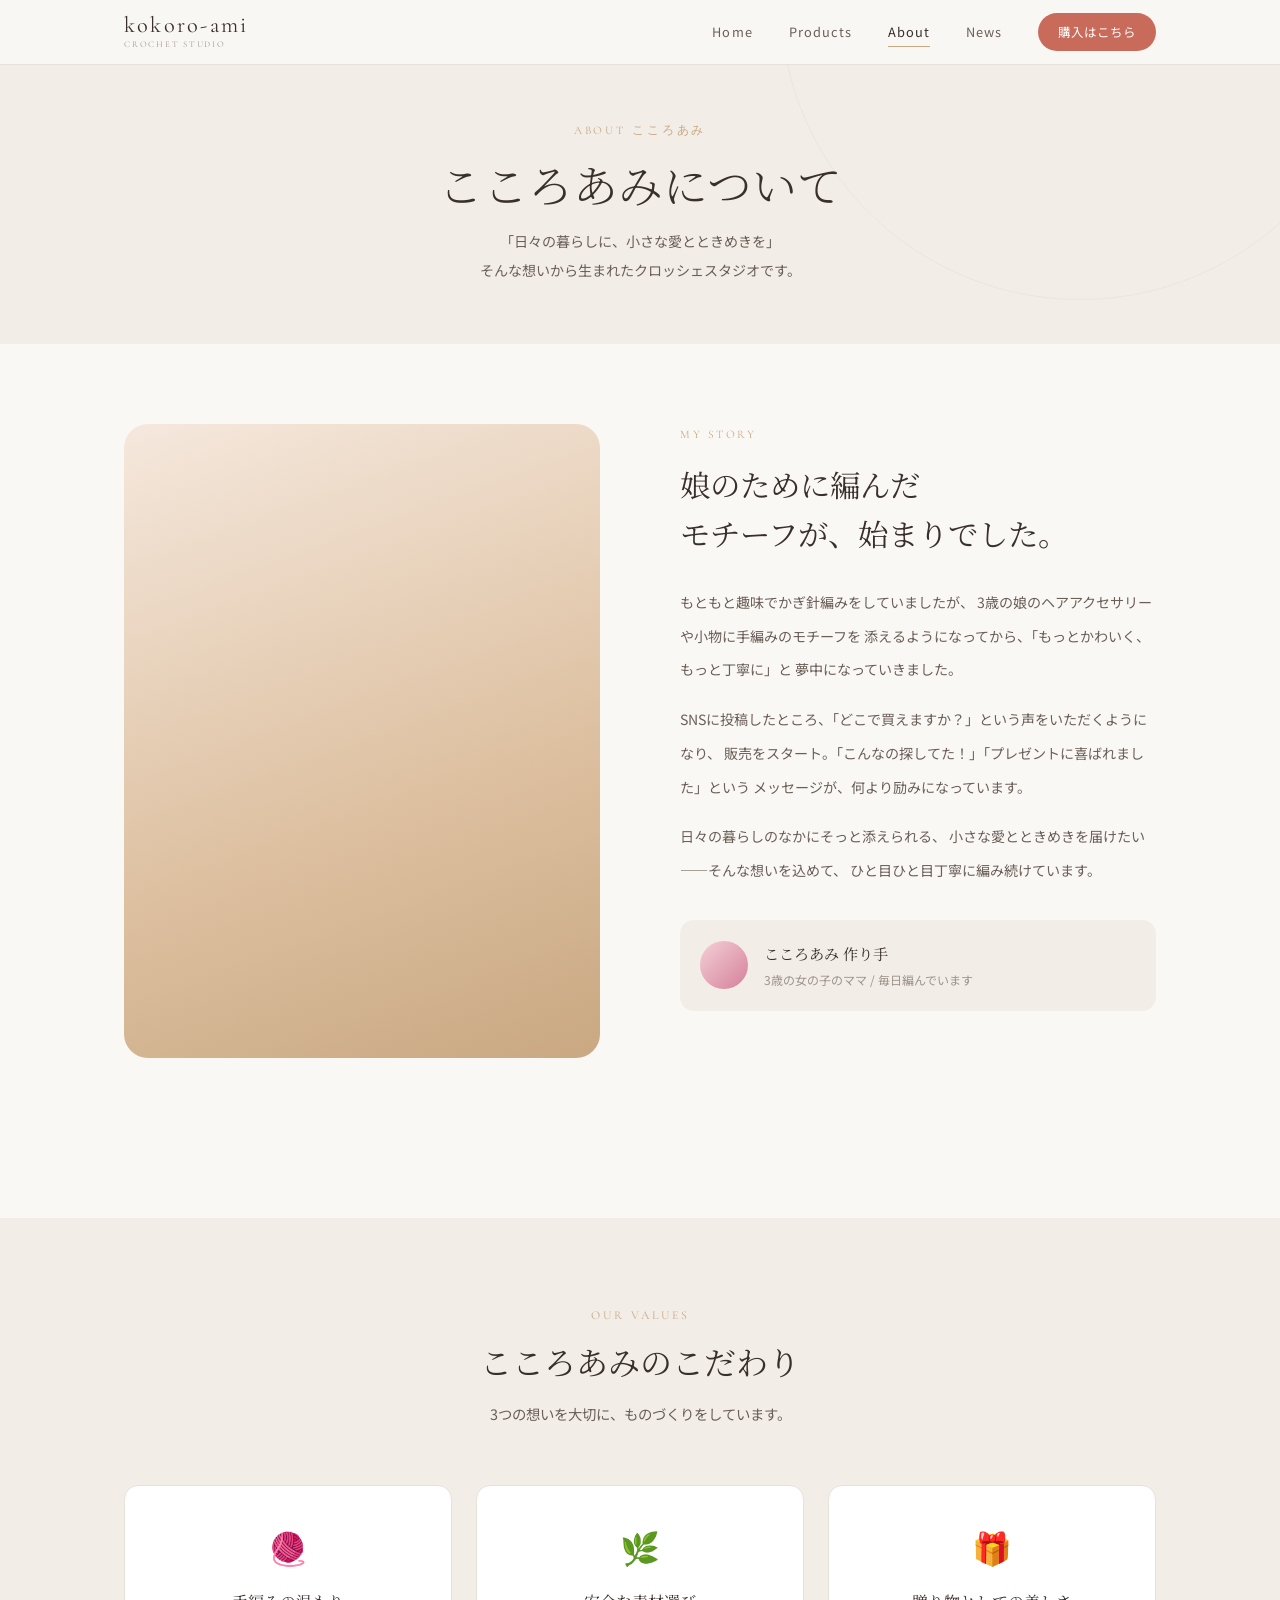
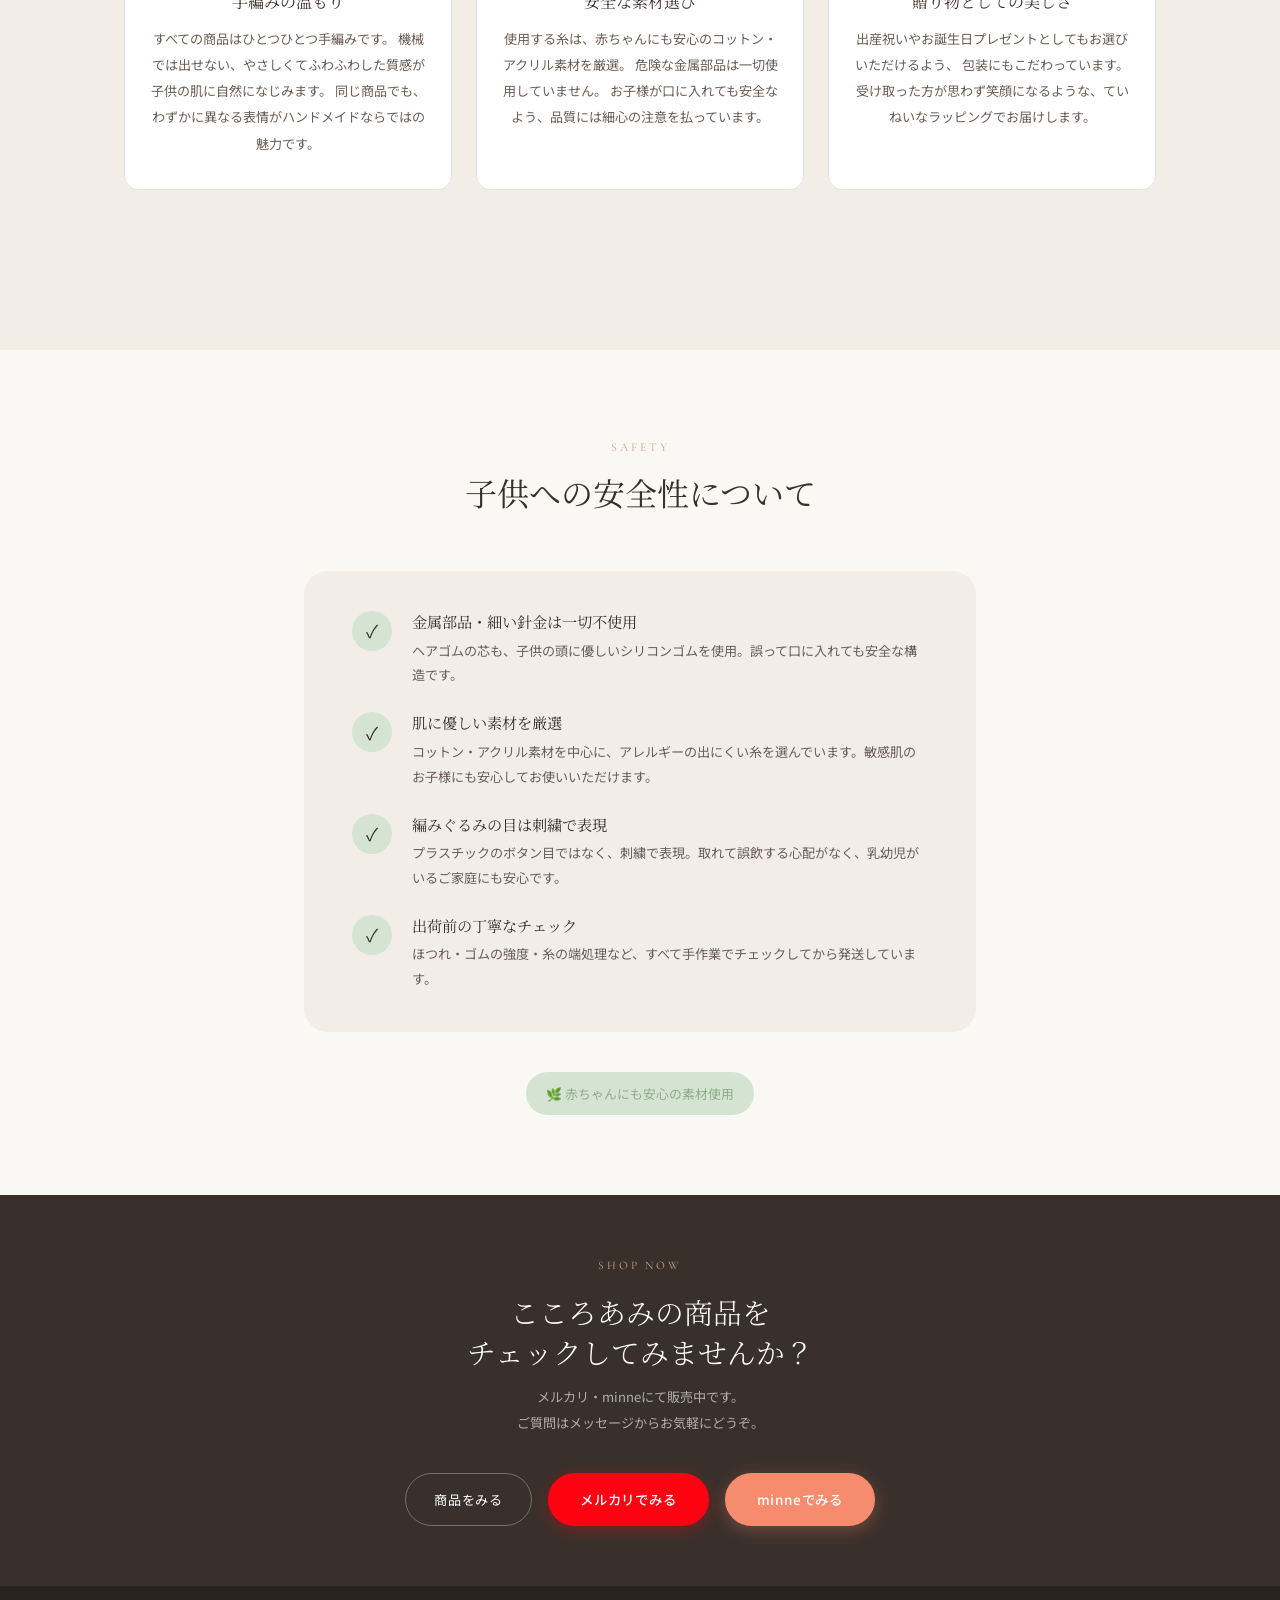
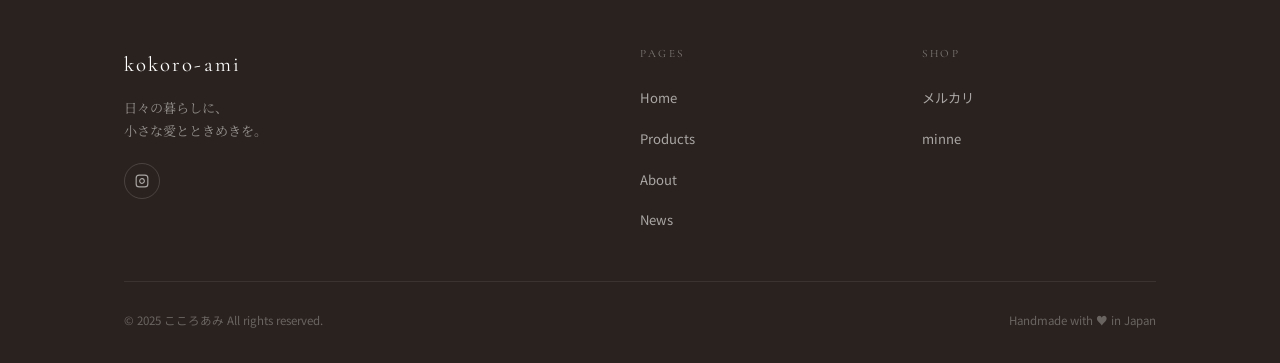
<file: about.html>
<!DOCTYPE html>
<html lang="ja">
<head>
  <meta charset="UTF-8">
  <meta name="viewport" content="width=device-width, initial-scale=1.0">
  <title>About | こころあみ Crochet Studio</title>
  <meta name="description" content="こころあみの作り手について。かぎ針編みへのこだわりと、日々の暮らしへの想いをご紹介します。">
  <link rel="stylesheet" href="css/style.css">
  <link rel="preconnect" href="https://fonts.googleapis.com">
  <link rel="preconnect" href="https://fonts.gstatic.com" crossorigin>
</head>
<body>

  <!-- ========== HEADER ========== -->
  <header class="site-header">
    <div class="container">
      <div class="header-inner">
        <a href="index.html" class="site-logo">
          <span class="en">kokoro-ami</span>
          <span class="site-logo__sub">crochet studio</span>
        </a>
        <nav class="site-nav">
          <a href="index.html"    class="site-nav__link">Home</a>
          <a href="products.html" class="site-nav__link">Products</a>
          <a href="about.html"    class="site-nav__link">About</a>
          <a href="news.html"     class="site-nav__link">News</a>
          <a href="products.html" class="site-nav__cta">購入はこちら</a>
        </nav>
        <button class="hamburger" aria-label="メニュー">
          <span></span><span></span><span></span>
        </button>
      </div>
    </div>
    <nav class="mobile-nav">
      <a href="index.html"    class="mobile-nav__link">Home</a>
      <a href="products.html" class="mobile-nav__link">Products</a>
      <a href="about.html"    class="mobile-nav__link">About</a>
      <a href="news.html"     class="mobile-nav__link">News</a>
      <a href="products.html" class="mobile-nav__cta">商品をみる →</a>
    </nav>
  </header>

  <main>

    <!-- ========== PAGE HERO ========== -->
    <div class="page-hero">
      <p class="page-hero__label">About こころあみ</p>
      <h1 class="page-hero__title">こころあみについて</h1>
      <p class="page-hero__desc">「日々の暮らしに、小さな愛とときめきを」<br>そんな想いから生まれたクロッシェスタジオです。</p>
    </div>

    <!-- ========== STORY ========== -->
    <section class="section">
      <div class="container">
        <div class="about-story">

          <div class="about-story__img fade-in">
            <div class="ph ph-about" style="height:100%;"></div>
            <!-- 💡 改善: 作り手の顔写真を載せると信頼感が大幅にアップします（特に母親ターゲット） -->
          </div>

          <div class="fade-in">
            <p class="about-teaser__label" style="font-family:'Cormorant Garamond',serif;font-size:0.72rem;letter-spacing:0.22em;text-transform:uppercase;color:var(--primary);margin-bottom:16px;">My Story</p>
            <h2 style="font-family:'Noto Serif JP',serif;font-size:clamp(1.4rem,3.5vw,1.9rem);font-weight:400;margin-bottom:28px;line-height:1.6;color:var(--text);">
              娘のために編んだ<br>モチーフが、始まりでした。
            </h2>
            <p style="font-size:0.88rem;color:var(--text-mid);line-height:2.4;margin-bottom:16px;">
              もともと趣味でかぎ針編みをしていましたが、
              3歳の娘のヘアアクセサリーや小物に手編みのモチーフを
              添えるようになってから、「もっとかわいく、もっと丁寧に」と
              夢中になっていきました。
            </p>
            <p style="font-size:0.88rem;color:var(--text-mid);line-height:2.4;margin-bottom:16px;">
              SNSに投稿したところ、「どこで買えますか？」という声をいただくようになり、
              販売をスタート。「こんなの探してた！」「プレゼントに喜ばれました」という
              メッセージが、何より励みになっています。
            </p>
            <p style="font-size:0.88rem;color:var(--text-mid);line-height:2.4;margin-bottom:32px;">
              日々の暮らしのなかにそっと添えられる、
              小さな愛とときめきを届けたい——そんな想いを込めて、
              ひと目ひと目丁寧に編み続けています。
            </p>

            <div style="display:flex;align-items:center;gap:16px;padding:20px;background:var(--bg-alt);border-radius:var(--radius-md);">
              <div style="width:48px;height:48px;border-radius:50%;background:linear-gradient(135deg,#f5d0d8 0%,#d4809a 100%);flex-shrink:0;"></div>
              <div>
                <p style="font-family:'Noto Serif JP',serif;font-size:0.95rem;color:var(--text);">こころあみ 作り手</p>
                <p style="font-size:0.75rem;color:var(--text-light);margin-top:2px;">3歳の女の子のママ / 毎日編んでいます</p>
              </div>
            </div>
          </div>

        </div>
      </div>
    </section>

    <!-- ========== VALUES ========== -->
    <section class="section section--alt">
      <div class="container">
        <div class="section-header fade-in">
          <span class="section-header__label">Our Values</span>
          <h2 class="section-header__title">こころあみのこだわり</h2>
          <p class="section-header__desc">3つの想いを大切に、ものづくりをしています。</p>
        </div>

        <div class="about-values">

          <div class="value-card fade-in">
            <span class="value-card__icon">🧶</span>
            <h3 class="value-card__title">手編みの温もり</h3>
            <p class="value-card__body">
              すべての商品はひとつひとつ手編みです。
              機械では出せない、やさしくてふわふわした質感が
              子供の肌に自然になじみます。
              同じ商品でも、わずかに異なる表情がハンドメイドならではの魅力です。
            </p>
          </div>

          <div class="value-card fade-in">
            <span class="value-card__icon">🌿</span>
            <h3 class="value-card__title">安全な素材選び</h3>
            <p class="value-card__body">
              使用する糸は、赤ちゃんにも安心のコットン・アクリル素材を厳選。
              危険な金属部品は一切使用していません。
              お子様が口に入れても安全なよう、品質には細心の注意を払っています。
            </p>
          </div>

          <div class="value-card fade-in">
            <span class="value-card__icon">🎁</span>
            <h3 class="value-card__title">贈り物としての美しさ</h3>
            <p class="value-card__body">
              出産祝いやお誕生日プレゼントとしてもお選びいただけるよう、
              包装にもこだわっています。
              受け取った方が思わず笑顔になるような、ていねいなラッピングでお届けします。
            </p>
          </div>

        </div>
      </div>
    </section>

    <!-- ========== SAFETY ========== -->
    <section class="section">
      <div class="container container--narrow">
        <div class="section-header fade-in">
          <span class="section-header__label">Safety</span>
          <h2 class="section-header__title">子供への安全性について</h2>
        </div>

        <div class="fade-in" style="background:var(--bg-alt);border-radius:var(--radius-lg);padding:40px 48px;">
          <div style="display:flex;flex-direction:column;gap:24px;">

            <div style="display:flex;gap:20px;align-items:flex-start;">
              <div style="width:40px;height:40px;border-radius:50%;background:var(--sage-light);display:flex;align-items:center;justify-content:center;flex-shrink:0;font-size:1.1rem;">✓</div>
              <div>
                <h3 style="font-family:'Noto Serif JP',serif;font-size:0.95rem;margin-bottom:6px;color:var(--text);">金属部品・細い針金は一切不使用</h3>
                <p style="font-size:0.82rem;color:var(--text-mid);line-height:1.9;">ヘアゴムの芯も、子供の頭に優しいシリコンゴムを使用。誤って口に入れても安全な構造です。</p>
              </div>
            </div>

            <div style="display:flex;gap:20px;align-items:flex-start;">
              <div style="width:40px;height:40px;border-radius:50%;background:var(--sage-light);display:flex;align-items:center;justify-content:center;flex-shrink:0;font-size:1.1rem;">✓</div>
              <div>
                <h3 style="font-family:'Noto Serif JP',serif;font-size:0.95rem;margin-bottom:6px;color:var(--text);">肌に優しい素材を厳選</h3>
                <p style="font-size:0.82rem;color:var(--text-mid);line-height:1.9;">コットン・アクリル素材を中心に、アレルギーの出にくい糸を選んでいます。敏感肌のお子様にも安心してお使いいただけます。</p>
              </div>
            </div>

            <div style="display:flex;gap:20px;align-items:flex-start;">
              <div style="width:40px;height:40px;border-radius:50%;background:var(--sage-light);display:flex;align-items:center;justify-content:center;flex-shrink:0;font-size:1.1rem;">✓</div>
              <div>
                <h3 style="font-family:'Noto Serif JP',serif;font-size:0.95rem;margin-bottom:6px;color:var(--text);">編みぐるみの目は刺繍で表現</h3>
                <p style="font-size:0.82rem;color:var(--text-mid);line-height:1.9;">プラスチックのボタン目ではなく、刺繍で表現。取れて誤飲する心配がなく、乳幼児がいるご家庭にも安心です。</p>
              </div>
            </div>

            <div style="display:flex;gap:20px;align-items:flex-start;">
              <div style="width:40px;height:40px;border-radius:50%;background:var(--sage-light);display:flex;align-items:center;justify-content:center;flex-shrink:0;font-size:1.1rem;">✓</div>
              <div>
                <h3 style="font-family:'Noto Serif JP',serif;font-size:0.95rem;margin-bottom:6px;color:var(--text);">出荷前の丁寧なチェック</h3>
                <p style="font-size:0.82rem;color:var(--text-mid);line-height:1.9;">ほつれ・ゴムの強度・糸の端処理など、すべて手作業でチェックしてから発送しています。</p>
              </div>
            </div>

          </div>
        </div>

        <div class="text-center mt-40 fade-in">
          <span class="safety-badge">🌿 赤ちゃんにも安心の素材使用</span>
        </div>
      </div>
    </section>

    <!-- ========== CTA ========== -->
    <section class="shop-links">
      <div class="container">
        <div class="shop-links-inner fade-in">
          <p class="shop-links__label">Shop Now</p>
          <h2 class="shop-links__title">こころあみの商品を<br>チェックしてみませんか？</h2>
          <p class="shop-links__desc">メルカリ・minneにて販売中です。<br>ご質問はメッセージからお気軽にどうぞ。</p>
          <div class="shop-links__btns">
            <a href="products.html" class="btn btn--outline" style="color:white;border-color:rgba(255,255,255,0.3);">商品をみる</a>
            <a href="https://jp.mercari.com/user/profile/524631286" target="_blank" rel="noopener" class="btn btn--mercari">メルカリでみる</a>
            <a href="https://minne.com/@08024486901" target="_blank" rel="noopener" class="btn btn--minne">minneでみる</a>
          </div>
        </div>
      </div>
    </section>

  </main>

  <!-- ========== FOOTER ========== -->
  <footer class="site-footer">
    <div class="container">
      <div class="footer-inner">
        <div class="footer-brand">
          <p class="footer-brand__logo en">kokoro-ami</p>
          <p class="footer-brand__tagline">日々の暮らしに、<br>小さな愛とときめきを。</p>
          <div class="footer-social">
            <a href="https://www.instagram.com/life_m.to.s?igsh=MTYyY2ttYXVoemdxYQ%3D%3D&utm_source=qr" target="_blank" rel="noopener" class="footer-social__link" aria-label="Instagram">
              <svg width="14" height="14" viewBox="0 0 24 24" fill="none" stroke="currentColor" stroke-width="2">
                <rect x="2" y="2" width="20" height="20" rx="5"/><path d="M16 11.37A4 4 0 1 1 12.63 8 4 4 0 0 1 16 11.37z"/><line x1="17.5" y1="6.5" x2="17.51" y2="6.5"/>
              </svg>
            </a>
          </div>
        </div>
        <div class="footer-nav">
          <h3>Pages</h3>
          <ul>
            <li><a href="index.html">Home</a></li>
            <li><a href="products.html">Products</a></li>
            <li><a href="about.html">About</a></li>
            <li><a href="news.html">News</a></li>
          </ul>
        </div>
        <div class="footer-nav">
          <h3>Shop</h3>
          <ul>
            <li><a href="https://jp.mercari.com/user/profile/524631286" target="_blank" rel="noopener">メルカリ</a></li>
            <li><a href="https://minne.com/@08024486901" target="_blank" rel="noopener">minne</a></li>
          </ul>
        </div>
      </div>
      <div class="footer-bottom">
        <span>© 2025 こころあみ All rights reserved.</span>
        <span>Handmade with ♥ in Japan</span>
      </div>
    </div>
  </footer>

  <script src="js/main.js"></script>
</body>
</html>
</file>
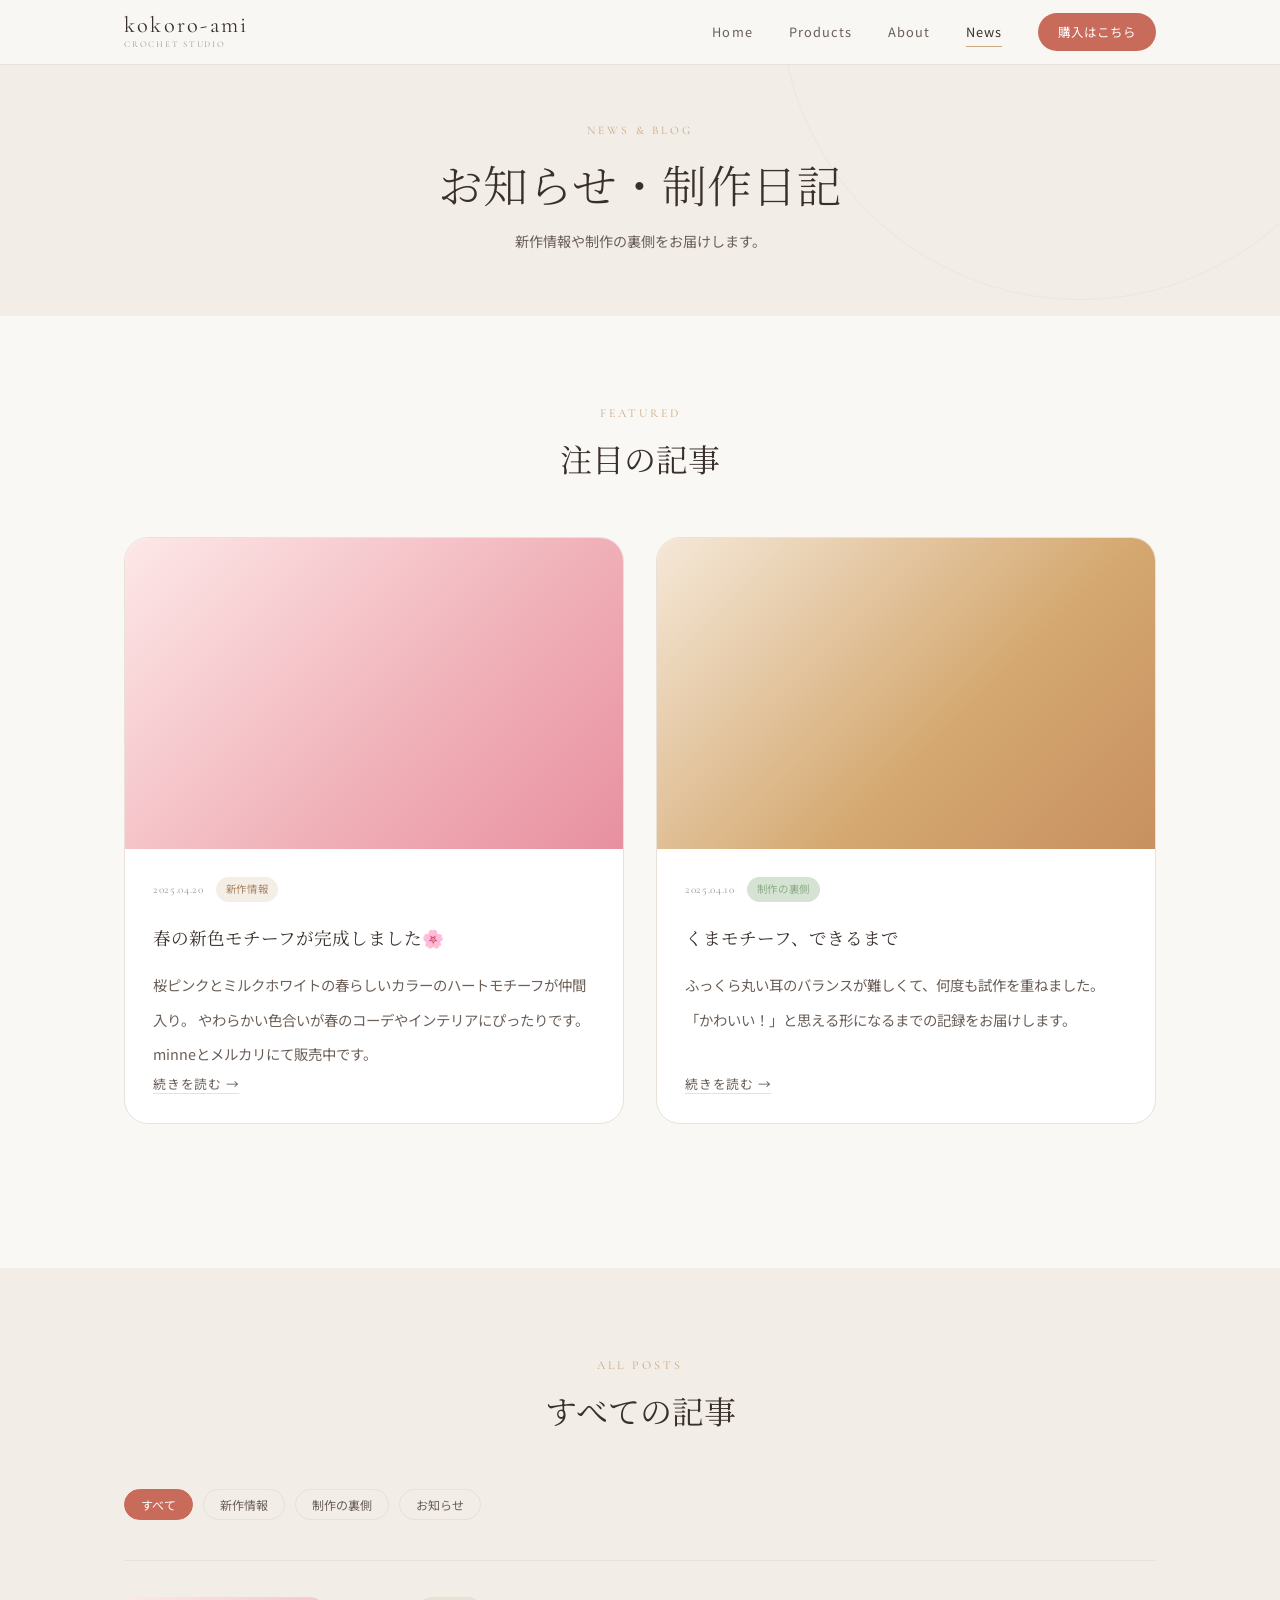
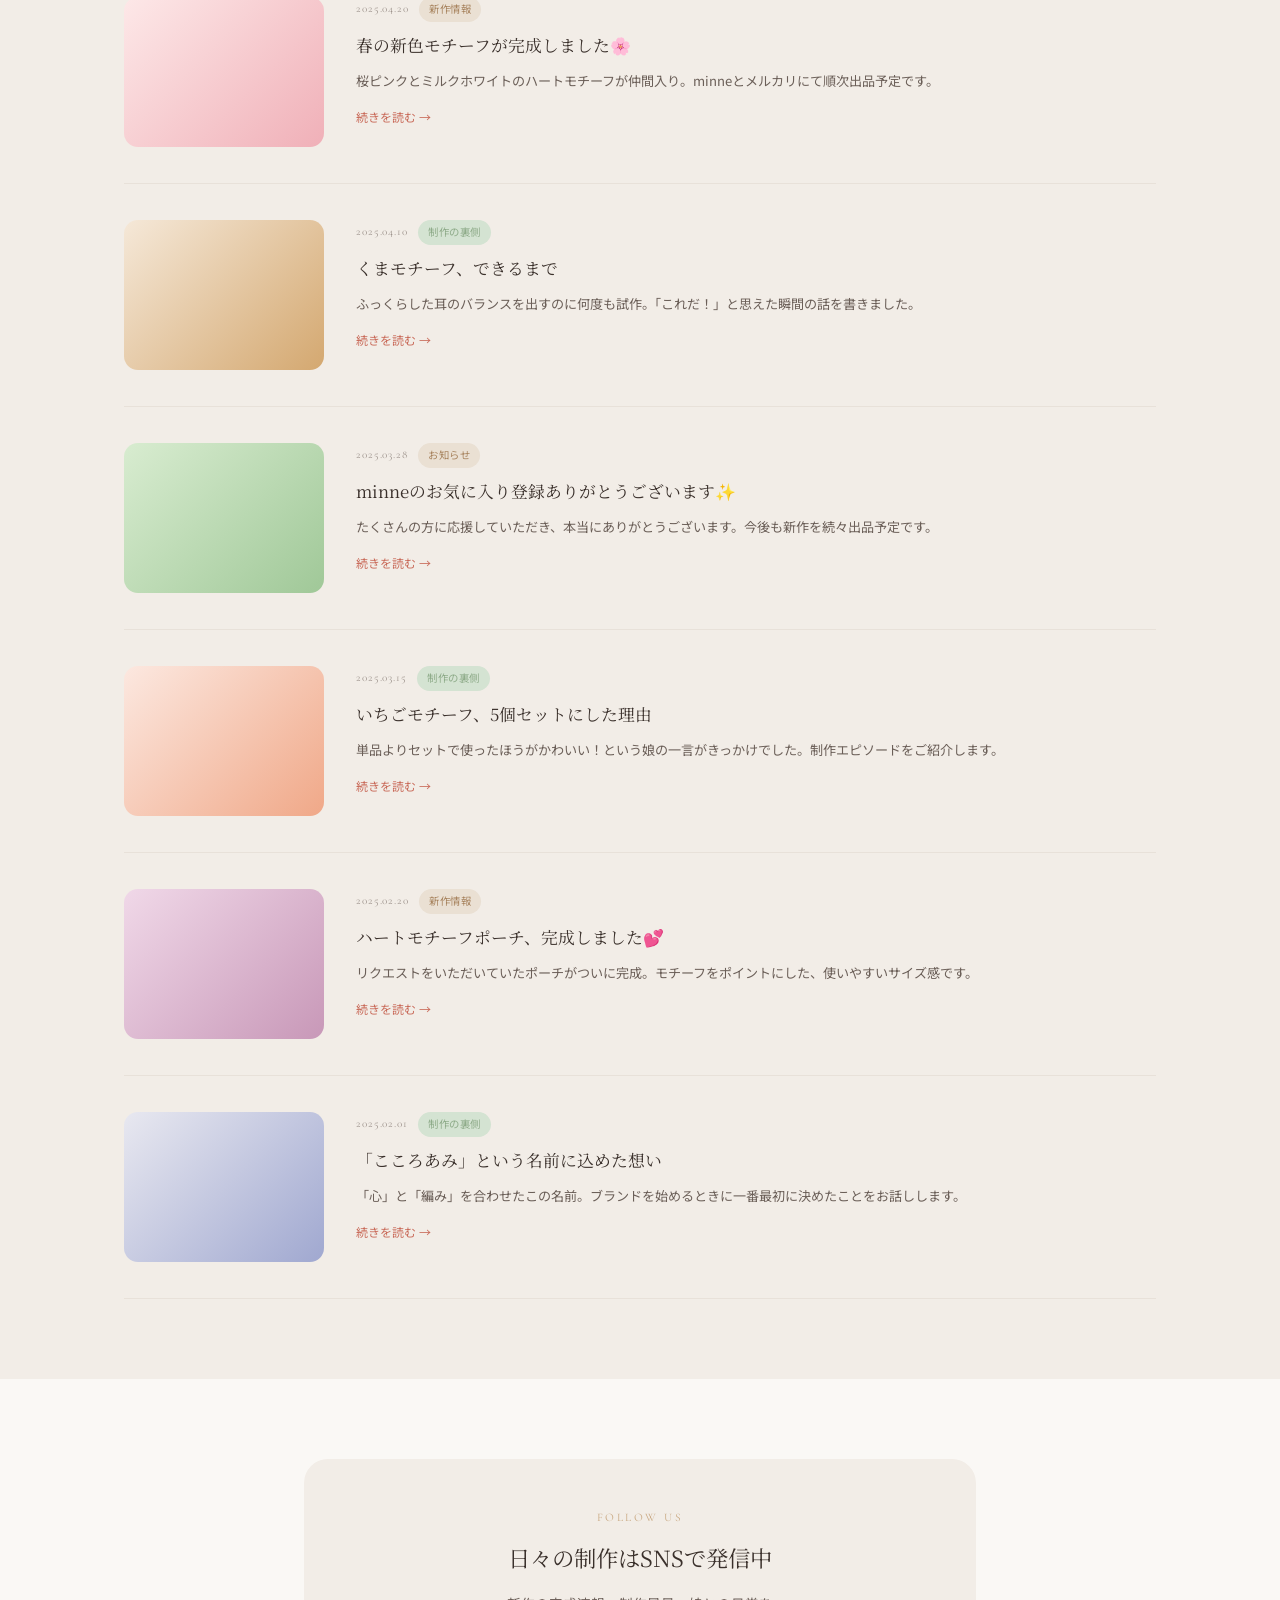
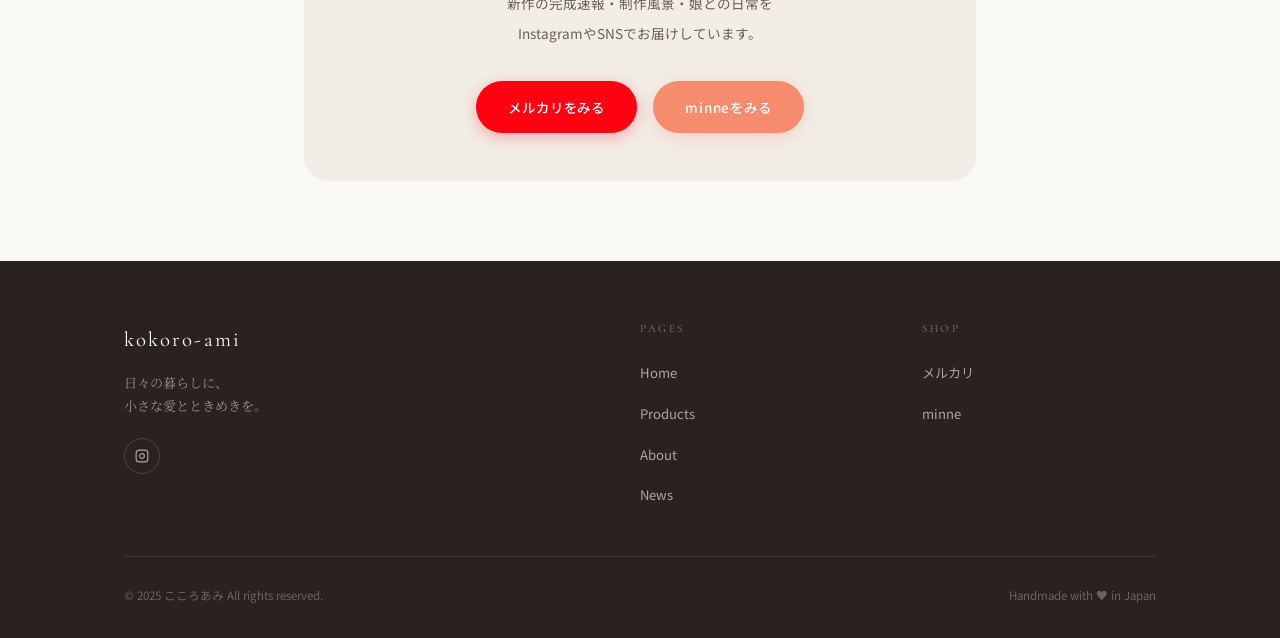
<file: news.html>
<!DOCTYPE html>
<html lang="ja">
<head>
  <meta charset="UTF-8">
  <meta name="viewport" content="width=device-width, initial-scale=1.0">
  <title>News &amp; Blog | こころあみ Crochet Studio</title>
  <meta name="description" content="こころあみの新作情報・制作の裏側・お知らせをお届けします。">
  <link rel="stylesheet" href="css/style.css">
  <link rel="preconnect" href="https://fonts.googleapis.com">
  <link rel="preconnect" href="https://fonts.gstatic.com" crossorigin>
  <style>
    .article-body { font-size: 0.9rem; color: var(--text-mid); line-height: 2.4; }
    .article-body p { margin-bottom: 16px; }

    .tag-filter { display: flex; gap: 10px; margin-bottom: 40px; flex-wrap: wrap; }
    .tag-pill {
      font-size: 0.75rem; padding: 6px 16px;
      border-radius: var(--radius-pill); border: 1px solid var(--border);
      color: var(--text-mid); cursor: pointer; transition: all var(--transition);
    }
    .tag-pill:hover, .tag-pill.active { background: var(--accent); border-color: var(--accent); color: white; }

    .news-list { display: flex; flex-direction: column; gap: 0; }
    .news-list-item {
      display: grid; grid-template-columns: 200px 1fr; gap: 32px;
      padding: 36px 0; border-bottom: 1px solid var(--border);
      align-items: start; text-decoration: none; color: inherit;
    }
    .news-list-item:first-child { border-top: 1px solid var(--border); }
    .news-list-item:hover .news-list-item__title { color: var(--accent); }
    .news-list-item__img { border-radius: var(--radius-md); overflow: hidden; aspect-ratio: 4/3; }
    .news-list-item__img .ph { width: 100%; height: 100%; transition: transform 0.5s ease; }
    .news-list-item:hover .news-list-item__img .ph { transform: scale(1.05); }
    .news-list-item__meta { display: flex; align-items: center; gap: 10px; margin-bottom: 10px; }
    .news-list-item__date { font-family: var(--font-en); font-size: 0.7rem; color: var(--text-light); letter-spacing: 0.08em; }
    .news-list-item__title { font-family: var(--font-jp-serif); font-size: 1.05rem; line-height: 1.6; margin-bottom: 10px; color: var(--text); transition: color var(--transition); }
    .news-list-item__excerpt { font-size: 0.82rem; color: var(--text-mid); line-height: 1.9; display: -webkit-box; -webkit-line-clamp: 2; -webkit-box-orient: vertical; overflow: hidden; }
    .news-list-item__more { display: inline-flex; align-items: center; gap: 4px; font-size: 0.75rem; color: var(--accent); margin-top: 12px; }

    @media (max-width: 600px) {
      .news-list-item { grid-template-columns: 1fr; gap: 16px; }
      .news-list-item__img { aspect-ratio: 16/9; }
    }
  </style>
</head>
<body>

  <!-- ========== HEADER ========== -->
  <header class="site-header">
    <div class="container">
      <div class="header-inner">
        <a href="index.html" class="site-logo">
          <span class="en">kokoro-ami</span>
          <span class="site-logo__sub">crochet studio</span>
        </a>
        <nav class="site-nav">
          <a href="index.html"    class="site-nav__link">Home</a>
          <a href="products.html" class="site-nav__link">Products</a>
          <a href="about.html"    class="site-nav__link">About</a>
          <a href="news.html"     class="site-nav__link">News</a>
          <a href="products.html" class="site-nav__cta">購入はこちら</a>
        </nav>
        <button class="hamburger" aria-label="メニュー">
          <span></span><span></span><span></span>
        </button>
      </div>
    </div>
    <nav class="mobile-nav">
      <a href="index.html"    class="mobile-nav__link">Home</a>
      <a href="products.html" class="mobile-nav__link">Products</a>
      <a href="about.html"    class="mobile-nav__link">About</a>
      <a href="news.html"     class="mobile-nav__link">News</a>
      <a href="products.html" class="mobile-nav__cta">商品をみる →</a>
    </nav>
  </header>

  <main>

    <!-- ========== PAGE HERO ========== -->
    <div class="page-hero">
      <p class="page-hero__label">News &amp; Blog</p>
      <h1 class="page-hero__title">お知らせ・制作日記</h1>
      <p class="page-hero__desc">新作情報や制作の裏側をお届けします。</p>
    </div>

    <!-- ========== FEATURED ========== -->
    <section class="section">
      <div class="container">
        <div class="section-header fade-in">
          <span class="section-header__label">Featured</span>
          <h2 class="section-header__title">注目の記事</h2>
        </div>

        <div class="news-featured">

          <a href="#article-1" class="news-featured-card fade-in">
            <div class="news-featured-card__img">
              <div class="ph" style="background:linear-gradient(135deg,#fde8e8 0%,#f0b0b8 60%,#e890a0 100%);width:100%;height:100%;"></div>
            </div>
            <div class="news-featured-card__body">
              <div class="news-card__meta">
                <span class="news-card__date">2025.04.20</span>
                <span class="news-card__tag news-card__tag--notice">新作情報</span>
              </div>
              <h2 class="news-featured-card__title">春の新色モチーフが完成しました🌸</h2>
              <p class="article-body">
                桜ピンクとミルクホワイトの春らしいカラーのハートモチーフが仲間入り。
                やわらかい色合いが春のコーデやインテリアにぴったりです。
                minneとメルカリにて販売中です。
              </p>
              <span class="btn btn--ghost" style="margin-top:auto;">続きを読む →</span>
            </div>
          </a>

          <a href="#article-2" class="news-featured-card fade-in">
            <div class="news-featured-card__img">
              <div class="ph" style="background:linear-gradient(135deg,#f5e8d8 0%,#d4a870 60%,#c89060 100%);width:100%;height:100%;"></div>
            </div>
            <div class="news-featured-card__body">
              <div class="news-card__meta">
                <span class="news-card__date">2025.04.10</span>
                <span class="news-card__tag news-card__tag--story">制作の裏側</span>
              </div>
              <h2 class="news-featured-card__title">くまモチーフ、できるまで</h2>
              <p class="article-body">
                ふっくら丸い耳のバランスが難しくて、何度も試作を重ねました。
                「かわいい！」と思える形になるまでの記録をお届けします。
              </p>
              <span class="btn btn--ghost" style="margin-top:auto;">続きを読む →</span>
            </div>
          </a>

        </div>
      </div>
    </section>

    <!-- ========== ALL NEWS ========== -->
    <section class="section section--alt">
      <div class="container">
        <div class="section-header fade-in">
          <span class="section-header__label">All Posts</span>
          <h2 class="section-header__title">すべての記事</h2>
        </div>

        <div class="tag-filter fade-in">
          <button class="tag-pill active">すべて</button>
          <button class="tag-pill">新作情報</button>
          <button class="tag-pill">制作の裏側</button>
          <button class="tag-pill">お知らせ</button>
        </div>

        <div class="news-list">

          <a href="#article-1" class="news-list-item fade-in">
            <div class="news-list-item__img">
              <div class="ph" style="background:linear-gradient(135deg,#fde8e8 0%,#f0b0b8 100%);"></div>
            </div>
            <div>
              <div class="news-list-item__meta">
                <span class="news-list-item__date">2025.04.20</span>
                <span class="news-card__tag news-card__tag--notice">新作情報</span>
              </div>
              <h3 class="news-list-item__title">春の新色モチーフが完成しました🌸</h3>
              <p class="news-list-item__excerpt">桜ピンクとミルクホワイトのハートモチーフが仲間入り。minneとメルカリにて順次出品予定です。</p>
              <span class="news-list-item__more">続きを読む →</span>
            </div>
          </a>

          <a href="#article-2" class="news-list-item fade-in">
            <div class="news-list-item__img">
              <div class="ph" style="background:linear-gradient(135deg,#f5e8d8 0%,#d4a870 100%);"></div>
            </div>
            <div>
              <div class="news-list-item__meta">
                <span class="news-list-item__date">2025.04.10</span>
                <span class="news-card__tag news-card__tag--story">制作の裏側</span>
              </div>
              <h3 class="news-list-item__title">くまモチーフ、できるまで</h3>
              <p class="news-list-item__excerpt">ふっくらした耳のバランスを出すのに何度も試作。「これだ！」と思えた瞬間の話を書きました。</p>
              <span class="news-list-item__more">続きを読む →</span>
            </div>
          </a>

          <a href="#article-3" class="news-list-item fade-in">
            <div class="news-list-item__img">
              <div class="ph" style="background:linear-gradient(135deg,#d8ecd0 0%,#a0c898 100%);"></div>
            </div>
            <div>
              <div class="news-list-item__meta">
                <span class="news-list-item__date">2025.03.28</span>
                <span class="news-card__tag news-card__tag--notice">お知らせ</span>
              </div>
              <h3 class="news-list-item__title">minneのお気に入り登録ありがとうございます✨</h3>
              <p class="news-list-item__excerpt">たくさんの方に応援していただき、本当にありがとうございます。今後も新作を続々出品予定です。</p>
              <span class="news-list-item__more">続きを読む →</span>
            </div>
          </a>

          <a href="#article-4" class="news-list-item fade-in">
            <div class="news-list-item__img">
              <div class="ph" style="background:linear-gradient(135deg,#fce8e0 0%,#f0a888 100%);"></div>
            </div>
            <div>
              <div class="news-list-item__meta">
                <span class="news-list-item__date">2025.03.15</span>
                <span class="news-card__tag news-card__tag--story">制作の裏側</span>
              </div>
              <h3 class="news-list-item__title">いちごモチーフ、5個セットにした理由</h3>
              <p class="news-list-item__excerpt">単品よりセットで使ったほうがかわいい！という娘の一言がきっかけでした。制作エピソードをご紹介します。</p>
              <span class="news-list-item__more">続きを読む →</span>
            </div>
          </a>

          <a href="#article-5" class="news-list-item fade-in">
            <div class="news-list-item__img">
              <div class="ph" style="background:linear-gradient(135deg,#f0d8e8 0%,#c898b8 100%);"></div>
            </div>
            <div>
              <div class="news-list-item__meta">
                <span class="news-list-item__date">2025.02.20</span>
                <span class="news-card__tag news-card__tag--notice">新作情報</span>
              </div>
              <h3 class="news-list-item__title">ハートモチーフポーチ、完成しました💕</h3>
              <p class="news-list-item__excerpt">リクエストをいただいていたポーチがついに完成。モチーフをポイントにした、使いやすいサイズ感です。</p>
              <span class="news-list-item__more">続きを読む →</span>
            </div>
          </a>

          <a href="#article-6" class="news-list-item fade-in">
            <div class="news-list-item__img">
              <div class="ph" style="background:linear-gradient(135deg,#e8e8f0 0%,#a0a8d0 100%);"></div>
            </div>
            <div>
              <div class="news-list-item__meta">
                <span class="news-list-item__date">2025.02.01</span>
                <span class="news-card__tag news-card__tag--story">制作の裏側</span>
              </div>
              <h3 class="news-list-item__title">「こころあみ」という名前に込めた想い</h3>
              <p class="news-list-item__excerpt">「心」と「編み」を合わせたこの名前。ブランドを始めるときに一番最初に決めたことをお話しします。</p>
              <span class="news-list-item__more">続きを読む →</span>
            </div>
          </a>

        </div>
      </div>
    </section>

    <!-- ========== SNS CTA ========== -->
    <section class="section">
      <div class="container container--narrow">
        <div class="fade-in" style="text-align:center;padding:48px;background:var(--bg-alt);border-radius:var(--radius-lg);">
          <span style="font-family:'Cormorant Garamond',serif;font-size:0.72rem;letter-spacing:0.22em;text-transform:uppercase;color:var(--primary);display:block;margin-bottom:14px;">Follow Us</span>
          <h2 style="font-family:'Noto Serif JP',serif;font-size:1.4rem;font-weight:400;margin-bottom:16px;color:var(--text);">日々の制作はSNSで発信中</h2>
          <p style="font-size:0.85rem;color:var(--text-mid);line-height:2.2;margin-bottom:32px;">
            新作の完成速報・制作風景・娘との日常を<br>
            InstagramやSNSでお届けしています。
          </p>
          <div style="display:flex;justify-content:center;gap:16px;flex-wrap:wrap;">
            <a href="https://jp.mercari.com/user/profile/524631286" target="_blank" rel="noopener" class="btn btn--mercari">メルカリをみる</a>
            <a href="https://minne.com/@08024486901" target="_blank" rel="noopener" class="btn btn--minne">minneをみる</a>
          </div>
        </div>
      </div>
    </section>

  </main>

  <!-- ========== FOOTER ========== -->
  <footer class="site-footer">
    <div class="container">
      <div class="footer-inner">
        <div class="footer-brand">
          <p class="footer-brand__logo en">kokoro-ami</p>
          <p class="footer-brand__tagline">日々の暮らしに、<br>小さな愛とときめきを。</p>
          <div class="footer-social">
            <a href="https://www.instagram.com/life_m.to.s?igsh=MTYyY2ttYXVoemdxYQ%3D%3D&utm_source=qr" target="_blank" rel="noopener" class="footer-social__link" aria-label="Instagram">
              <svg width="14" height="14" viewBox="0 0 24 24" fill="none" stroke="currentColor" stroke-width="2">
                <rect x="2" y="2" width="20" height="20" rx="5"/><path d="M16 11.37A4 4 0 1 1 12.63 8 4 4 0 0 1 16 11.37z"/><line x1="17.5" y1="6.5" x2="17.51" y2="6.5"/>
              </svg>
            </a>
          </div>
        </div>
        <div class="footer-nav">
          <h3>Pages</h3>
          <ul>
            <li><a href="index.html">Home</a></li>
            <li><a href="products.html">Products</a></li>
            <li><a href="about.html">About</a></li>
            <li><a href="news.html">News</a></li>
          </ul>
        </div>
        <div class="footer-nav">
          <h3>Shop</h3>
          <ul>
            <li><a href="https://jp.mercari.com/user/profile/524631286" target="_blank" rel="noopener">メルカリ</a></li>
            <li><a href="https://minne.com/@08024486901" target="_blank" rel="noopener">minne</a></li>
          </ul>
        </div>
      </div>
      <div class="footer-bottom">
        <span>© 2025 こころあみ All rights reserved.</span>
        <span>Handmade with ♥ in Japan</span>
      </div>
    </div>
  </footer>

  <script src="js/main.js"></script>
  <script>
    const tagPills = document.querySelectorAll('.tag-pill');
    tagPills.forEach(pill => {
      pill.addEventListener('click', () => {
        tagPills.forEach(p => p.classList.remove('active'));
        pill.classList.add('active');
      });
    });
  </script>
</body>
</html>
</file>
<file: css/style.css>
/* ============================================
   てとて (Teto-te) — Handmade Shop
   Global Stylesheet
   ============================================ */

/* --- Google Fonts Import --- */
@import url('https://fonts.googleapis.com/css2?family=Cormorant+Garamond:ital,wght@0,300;0,400;0,500;1,300;1,400&family=Noto+Sans+JP:wght@300;400;500&family=Noto+Serif+JP:wght@300;400&display=swap');

/* --- CSS Custom Properties --- */
:root {
  --bg:           #faf8f5;
  --bg-alt:       #f2ede7;
  --bg-card:      #ffffff;
  --primary:      #c9a882;
  --primary-dark: #a8845f;
  --accent:       #c96b5a;
  --accent-soft:  #e8c0b5;
  --sage:         #8fac8a;
  --sage-light:   #d4e3d2;
  --text:         #3a302b;
  --text-mid:     #6b5f58;
  --text-light:   #9e948d;
  --white:        #ffffff;
  --border:       #e8e1d9;
  --shadow:       rgba(58, 48, 43, 0.08);
  --shadow-md:    rgba(58, 48, 43, 0.14);

  --font-en:      'Cormorant Garamond', Georgia, serif;
  --font-jp:      'Noto Sans JP', 'Hiragino Kaku Gothic ProN', sans-serif;
  --font-jp-serif:'Noto Serif JP', 'Hiragino Mincho ProN', serif;

  --radius-sm:    8px;
  --radius-md:    14px;
  --radius-lg:    24px;
  --radius-pill:  100px;

  --transition:   0.3s cubic-bezier(0.4, 0, 0.2, 1);
  --max-w:        1080px;
  --max-w-narrow: 720px;
}

/* --- Reset & Base --- */
*, *::before, *::after { box-sizing: border-box; margin: 0; padding: 0; }

html {
  scroll-behavior: smooth;
  font-size: 16px;
}

body {
  font-family: var(--font-jp);
  background-color: var(--bg);
  color: var(--text);
  line-height: 1.8;
  -webkit-font-smoothing: antialiased;
}

img { display: block; max-width: 100%; height: auto; }
a  { color: inherit; text-decoration: none; }
ul { list-style: none; }
button { cursor: pointer; border: none; background: none; font-family: inherit; }

/* --- Typography --- */
.en { font-family: var(--font-en); }

h1, h2, h3 {
  font-family: var(--font-jp-serif);
  font-weight: 400;
  line-height: 1.4;
}

/* --- Layout Utilities --- */
.container {
  width: 100%;
  max-width: var(--max-w);
  margin: 0 auto;
  padding: 0 24px;
}

.container--narrow {
  max-width: var(--max-w-narrow);
}

.section {
  padding: 80px 0;
}

.section--alt {
  background-color: var(--bg-alt);
}

/* --- Section Header --- */
.section-header {
  text-align: center;
  margin-bottom: 56px;
}

.section-header__label {
  display: inline-block;
  font-family: var(--font-en);
  font-size: 0.75rem;
  letter-spacing: 0.25em;
  text-transform: uppercase;
  color: var(--primary);
  margin-bottom: 12px;
}

.section-header__title {
  font-size: clamp(1.5rem, 4vw, 2rem);
  color: var(--text);
  margin-bottom: 16px;
}

.section-header__desc {
  font-size: 0.9rem;
  color: var(--text-mid);
  max-width: 520px;
  margin: 0 auto;
  line-height: 2;
}

/* ============================================
   HEADER / NAV
   ============================================ */
.site-header {
  position: fixed;
  top: 0; left: 0; right: 0;
  z-index: 100;
  background: rgba(250, 248, 245, 0.92);
  backdrop-filter: blur(12px);
  -webkit-backdrop-filter: blur(12px);
  border-bottom: 1px solid var(--border);
  transition: box-shadow var(--transition);
}

.site-header.scrolled {
  box-shadow: 0 2px 20px var(--shadow);
}

.header-inner {
  display: flex;
  align-items: center;
  justify-content: space-between;
  height: 64px;
}

.site-logo {
  font-family: var(--font-en);
  font-size: 1.4rem;
  font-weight: 400;
  letter-spacing: 0.1em;
  color: var(--text);
  display: flex;
  flex-direction: column;
  line-height: 1;
}

.site-logo__sub {
  font-size: 0.55rem;
  letter-spacing: 0.2em;
  color: var(--text-light);
  margin-top: 4px;
  text-transform: uppercase;
}

.site-nav {
  display: flex;
  align-items: center;
  gap: 36px;
}

.site-nav__link {
  font-size: 0.8rem;
  letter-spacing: 0.08em;
  color: var(--text-mid);
  transition: color var(--transition);
  position: relative;
}

.site-nav__link::after {
  content: '';
  position: absolute;
  bottom: -3px; left: 0; right: 100%;
  height: 1px;
  background: var(--primary);
  transition: right var(--transition);
}

.site-nav__link:hover,
.site-nav__link.active {
  color: var(--text);
}

.site-nav__link:hover::after,
.site-nav__link.active::after {
  right: 0;
}

.site-nav__cta {
  font-size: 0.78rem;
  letter-spacing: 0.08em;
  padding: 8px 20px;
  background: var(--accent);
  color: var(--white);
  border-radius: var(--radius-pill);
  transition: background var(--transition), transform var(--transition);
}

.site-nav__cta:hover {
  background: var(--primary-dark);
  transform: translateY(-1px);
}

/* Hamburger */
.hamburger {
  display: none;
  flex-direction: column;
  gap: 5px;
  padding: 4px;
}

.hamburger span {
  display: block;
  width: 22px;
  height: 1.5px;
  background: var(--text);
  border-radius: 2px;
  transition: var(--transition);
}

.hamburger.open span:nth-child(1) { transform: translateY(6.5px) rotate(45deg); }
.hamburger.open span:nth-child(2) { opacity: 0; }
.hamburger.open span:nth-child(3) { transform: translateY(-6.5px) rotate(-45deg); }

/* Mobile Nav */
.mobile-nav {
  display: none;
  flex-direction: column;
  background: var(--white);
  border-top: 1px solid var(--border);
  padding: 24px;
  gap: 20px;
}

.mobile-nav.open { display: flex; }

.mobile-nav__link {
  font-size: 0.9rem;
  color: var(--text-mid);
  padding: 8px 0;
  border-bottom: 1px solid var(--border);
}

.mobile-nav__cta {
  margin-top: 8px;
  text-align: center;
  padding: 12px;
  background: var(--accent);
  color: var(--white);
  border-radius: var(--radius-pill);
  font-size: 0.85rem;
}

/* ============================================
   HERO
   ============================================ */
.hero {
  min-height: 100svh;
  display: flex;
  align-items: center;
  position: relative;
  overflow: hidden;
  padding-top: 64px;
}

.hero-bg {
  position: absolute;
  inset: 0;
  background:
    radial-gradient(ellipse 80% 60% at 70% 50%, #f0e8df 0%, transparent 60%),
    radial-gradient(ellipse 50% 80% at 20% 80%, #e8d8cc 0%, transparent 50%),
    var(--bg);
}

/* Decorative circles */
.hero-bg::before {
  content: '';
  position: absolute;
  width: 400px; height: 400px;
  border-radius: 50%;
  border: 1px solid rgba(201, 168, 130, 0.2);
  top: 10%; right: 5%;
}

.hero-bg::after {
  content: '';
  position: absolute;
  width: 240px; height: 240px;
  border-radius: 50%;
  border: 1px solid rgba(201, 168, 130, 0.15);
  bottom: 15%; left: 8%;
}

.hero-inner {
  position: relative;
  z-index: 1;
  display: grid;
  grid-template-columns: 1fr 1fr;
  gap: 60px;
  align-items: center;
}

.hero-text { max-width: 520px; }

.hero-badge {
  display: inline-flex;
  align-items: center;
  gap: 8px;
  font-family: var(--font-en);
  font-size: 0.72rem;
  letter-spacing: 0.2em;
  text-transform: uppercase;
  color: var(--primary);
  background: rgba(201, 168, 130, 0.12);
  padding: 6px 16px;
  border-radius: var(--radius-pill);
  margin-bottom: 28px;
}

.hero-badge::before {
  content: '';
  width: 6px; height: 6px;
  border-radius: 50%;
  background: var(--primary);
}

.hero-title {
  font-family: var(--font-jp-serif);
  font-size: clamp(2rem, 5vw, 3rem);
  font-weight: 300;
  line-height: 1.5;
  color: var(--text);
  margin-bottom: 12px;
}

.hero-title em {
  font-style: italic;
  font-family: var(--font-en);
  font-size: clamp(2.8rem, 7vw, 4.2rem);
  color: var(--primary);
  display: block;
  line-height: 1.1;
}

.hero-desc {
  font-size: 0.9rem;
  color: var(--text-mid);
  line-height: 2;
  margin-bottom: 36px;
  max-width: 400px;
}

.hero-actions {
  display: flex;
  align-items: center;
  gap: 20px;
  flex-wrap: wrap;
}

.btn {
  display: inline-flex;
  align-items: center;
  gap: 8px;
  font-family: var(--font-jp);
  font-size: 0.82rem;
  letter-spacing: 0.06em;
  padding: 14px 28px;
  border-radius: var(--radius-pill);
  transition: all var(--transition);
  white-space: nowrap;
}

.btn--primary {
  background: var(--accent);
  color: var(--white);
  box-shadow: 0 4px 16px rgba(201, 107, 90, 0.3);
}

.btn--primary:hover {
  background: #b85a49;
  transform: translateY(-2px);
  box-shadow: 0 8px 24px rgba(201, 107, 90, 0.35);
}

.btn--outline {
  border: 1px solid var(--border);
  color: var(--text-mid);
  background: transparent;
}

.btn--outline:hover {
  border-color: var(--primary);
  color: var(--text);
  background: rgba(201, 168, 130, 0.06);
}

.btn--ghost {
  color: var(--text-mid);
  font-size: 0.8rem;
  padding: 0;
  text-decoration: underline;
  text-underline-offset: 4px;
  text-decoration-color: var(--border);
  transition: color var(--transition), text-decoration-color var(--transition);
}

.btn--ghost:hover {
  color: var(--accent);
  text-decoration-color: var(--accent);
}

/* Hero visual */
.hero-visual {
  display: grid;
  grid-template-columns: 1fr 1fr;
  grid-template-rows: auto auto;
  gap: 16px;
}

.hero-card {
  border-radius: var(--radius-md);
  overflow: hidden;
  position: relative;
  aspect-ratio: 3/4;
  background: var(--bg-alt);
}

.hero-card:first-child {
  grid-column: span 2;
  aspect-ratio: 16/9;
}

.hero-card img,
.hero-card .placeholder-img {
  width: 100%; height: 100%;
  object-fit: cover;
}

/* Placeholder image CSS art */
.placeholder-img {
  display: flex;
  align-items: center;
  justify-content: center;
  font-family: var(--font-en);
  font-size: 0.7rem;
  letter-spacing: 0.15em;
  color: rgba(255,255,255,0.7);
  text-transform: uppercase;
}

.placeholder-img--hero1 {
  background: linear-gradient(135deg, #d4a896 0%, #c8846e 40%, #b06050 100%);
}

.placeholder-img--hero2 {
  background: linear-gradient(135deg, #e8d5c4 0%, #d4b99a 100%);
}

.placeholder-img--hero3 {
  background: linear-gradient(135deg, #c8d8c4 0%, #a0bc9c 100%);
}

/* ============================================
   CATEGORY SECTION
   ============================================ */
.category-grid {
  display: grid;
  grid-template-columns: repeat(3, 1fr);
  gap: 20px;
}

.category-card {
  position: relative;
  border-radius: var(--radius-lg);
  overflow: hidden;
  aspect-ratio: 3/4;
  cursor: pointer;
  transition: transform var(--transition);
}

.category-card:hover {
  transform: translateY(-4px);
}

.category-card:hover .category-card__overlay {
  opacity: 1;
}

.category-card:hover .category-card__img {
  transform: scale(1.04);
}

.category-card__img {
  width: 100%; height: 100%;
  object-fit: cover;
  transition: transform 0.6s cubic-bezier(0.4, 0, 0.2, 1);
}

.ph-hairgom {
  background: linear-gradient(160deg, #e8c4c0 0%, #c9756a 50%, #a85a52 100%);
}

.ph-amigurumi {
  background: linear-gradient(160deg, #f0e0cc 0%, #d4b080 50%, #b89060 100%);
}

.ph-kinchaku {
  background: linear-gradient(160deg, #d8e4d0 0%, #a8c0a0 50%, #7a9870 100%);
}

.category-card__overlay {
  position: absolute;
  inset: 0;
  background: rgba(58, 48, 43, 0.25);
  opacity: 0;
  transition: opacity var(--transition);
}

.category-card__body {
  position: absolute;
  bottom: 0; left: 0; right: 0;
  padding: 28px 24px 24px;
  background: linear-gradient(to top, rgba(30,20,15,0.75) 0%, transparent 100%);
  color: var(--white);
}

.category-card__en {
  font-family: var(--font-en);
  font-size: 0.7rem;
  letter-spacing: 0.2em;
  text-transform: uppercase;
  opacity: 0.8;
  margin-bottom: 4px;
}

.category-card__name {
  font-family: var(--font-jp-serif);
  font-size: 1.1rem;
  font-weight: 400;
  margin-bottom: 8px;
}

.category-card__link {
  display: inline-flex;
  align-items: center;
  gap: 6px;
  font-size: 0.72rem;
  letter-spacing: 0.08em;
  opacity: 0.9;
  transition: gap var(--transition);
}

.category-card:hover .category-card__link { gap: 10px; }

.category-card__link::after {
  content: '→';
  font-family: Georgia, serif;
}

/* ============================================
   PRODUCT CARDS
   ============================================ */
.product-grid {
  display: grid;
  grid-template-columns: repeat(auto-fill, minmax(240px, 1fr));
  gap: 24px;
}

.product-card {
  background: var(--bg-card);
  border-radius: var(--radius-md);
  overflow: hidden;
  border: 1px solid var(--border);
  transition: transform var(--transition), box-shadow var(--transition);
  position: relative;
}

.product-card:hover {
  transform: translateY(-6px);
  box-shadow: 0 16px 40px var(--shadow-md);
}

.product-card__img-wrap {
  position: relative;
  aspect-ratio: 1/1;
  overflow: hidden;
  background: var(--bg-alt);
}

.product-card__img-wrap img,
.product-card__img-wrap .ph {
  width: 100%; height: 100%;
  object-fit: cover;
  transition: transform 0.6s cubic-bezier(0.4,0,0.2,1);
}

.product-card:hover .product-card__img-wrap img,
.product-card:hover .product-card__img-wrap .ph {
  transform: scale(1.06);
}

.product-card__badge {
  position: absolute;
  top: 12px; left: 12px;
  background: var(--accent);
  color: var(--white);
  font-size: 0.65rem;
  letter-spacing: 0.08em;
  padding: 4px 10px;
  border-radius: var(--radius-pill);
}

.product-card__badge--new { background: var(--sage); }
.product-card__badge--popular { background: var(--accent); }

.product-card__body {
  padding: 20px;
}

.product-card__category {
  font-size: 0.68rem;
  letter-spacing: 0.12em;
  color: var(--text-light);
  text-transform: uppercase;
  margin-bottom: 6px;
}

.product-card__name {
  font-family: var(--font-jp-serif);
  font-size: 0.95rem;
  color: var(--text);
  margin-bottom: 8px;
  line-height: 1.5;
}

.product-card__price {
  font-family: var(--font-en);
  font-size: 1rem;
  color: var(--accent);
  font-weight: 500;
  letter-spacing: 0.04em;
  margin-bottom: 16px;
}

.product-card__price span {
  font-size: 0.7rem;
  color: var(--text-light);
  font-family: var(--font-jp);
  font-weight: 300;
  margin-left: 4px;
}

.product-card__actions {
  display: flex;
  gap: 8px;
}

.btn--buy {
  flex: 1;
  justify-content: center;
  padding: 10px 16px;
  font-size: 0.78rem;
  background: var(--accent);
  color: var(--white);
  border-radius: var(--radius-pill);
  transition: all var(--transition);
}

.btn--buy:hover {
  background: #b85a49;
  transform: translateY(-1px);
}

.btn--buy-minne {
  background: #f68b6e;
}

.btn--buy-minne:hover {
  background: #e07a5e;
}

/* ============================================
   SHOP LINKS BANNER
   ============================================ */
.shop-links {
  background: var(--text);
  color: var(--white);
  padding: 60px 0;
}

.shop-links-inner {
  text-align: center;
}

.shop-links__label {
  font-family: var(--font-en);
  font-size: 0.72rem;
  letter-spacing: 0.25em;
  text-transform: uppercase;
  color: var(--primary);
  margin-bottom: 16px;
}

.shop-links__title {
  font-family: var(--font-jp-serif);
  font-size: clamp(1.3rem, 3vw, 1.8rem);
  font-weight: 300;
  margin-bottom: 12px;
  color: var(--white);
}

.shop-links__desc {
  font-size: 0.82rem;
  color: rgba(255,255,255,0.6);
  margin-bottom: 36px;
  line-height: 2;
}

.shop-links__btns {
  display: flex;
  justify-content: center;
  gap: 16px;
  flex-wrap: wrap;
}

.btn--mercari {
  background: #ff0211;
  color: var(--white);
  padding: 14px 32px;
  border-radius: var(--radius-pill);
  font-size: 0.84rem;
  font-weight: 500;
  box-shadow: 0 4px 16px rgba(255, 2, 17, 0.3);
  transition: all var(--transition);
}

.btn--mercari:hover {
  background: #d40010;
  transform: translateY(-2px);
  box-shadow: 0 8px 24px rgba(255, 2, 17, 0.35);
}

.btn--minne {
  background: #f68b6e;
  color: var(--white);
  padding: 14px 32px;
  border-radius: var(--radius-pill);
  font-size: 0.84rem;
  font-weight: 500;
  box-shadow: 0 4px 16px rgba(246, 139, 110, 0.3);
  transition: all var(--transition);
}

.btn--minne:hover {
  background: #e07a5e;
  transform: translateY(-2px);
  box-shadow: 0 8px 24px rgba(246, 139, 110, 0.35);
}

/* ============================================
   ABOUT SECTION (homepage teaser)
   ============================================ */
.about-teaser {
  display: grid;
  grid-template-columns: 1fr 1fr;
  gap: 80px;
  align-items: center;
}

.about-teaser__img-wrap {
  position: relative;
}

.about-teaser__img {
  border-radius: var(--radius-lg);
  overflow: hidden;
  aspect-ratio: 4/5;
}

.about-teaser__img .ph {
  width: 100%; height: 100%;
  background: linear-gradient(160deg, #e8d5c4 0%, #c9a882 60%, #a88060 100%);
}

.about-teaser__deco {
  position: absolute;
  width: 180px; height: 180px;
  border-radius: 50%;
  border: 1px solid var(--border);
  bottom: -24px; right: -24px;
  z-index: -1;
}

.about-teaser__deco2 {
  position: absolute;
  width: 80px; height: 80px;
  border-radius: 50%;
  background: var(--sage-light);
  top: -16px; left: -16px;
  z-index: -1;
}

.about-teaser__label {
  font-family: var(--font-en);
  font-size: 0.72rem;
  letter-spacing: 0.22em;
  text-transform: uppercase;
  color: var(--primary);
  margin-bottom: 16px;
}

.about-teaser__title {
  font-size: clamp(1.4rem, 3.5vw, 1.9rem);
  margin-bottom: 24px;
  line-height: 1.6;
}

.about-teaser__body {
  font-size: 0.88rem;
  color: var(--text-mid);
  line-height: 2.2;
  margin-bottom: 12px;
}

.about-teaser__values {
  display: flex;
  gap: 16px;
  margin: 28px 0 36px;
  flex-wrap: wrap;
}

.value-pill {
  display: flex;
  align-items: center;
  gap: 8px;
  background: var(--bg-alt);
  border-radius: var(--radius-pill);
  padding: 8px 16px;
  font-size: 0.78rem;
  color: var(--text-mid);
}

.value-pill__icon {
  font-size: 1rem;
}

/* ============================================
   NEWS / BLOG CARDS
   ============================================ */
.news-grid {
  display: grid;
  grid-template-columns: repeat(auto-fill, minmax(300px, 1fr));
  gap: 28px;
}

.news-card {
  background: var(--bg-card);
  border-radius: var(--radius-md);
  overflow: hidden;
  border: 1px solid var(--border);
  transition: transform var(--transition), box-shadow var(--transition);
}

.news-card:hover {
  transform: translateY(-4px);
  box-shadow: 0 12px 32px var(--shadow);
}

.news-card__img-wrap {
  aspect-ratio: 16/9;
  overflow: hidden;
  background: var(--bg-alt);
}

.news-card__img-wrap .ph {
  width: 100%; height: 100%;
  object-fit: cover;
  transition: transform 0.6s ease;
}

.news-card:hover .news-card__img-wrap .ph {
  transform: scale(1.05);
}

.news-card__body { padding: 24px; }

.news-card__meta {
  display: flex;
  align-items: center;
  gap: 12px;
  margin-bottom: 10px;
}

.news-card__date {
  font-family: var(--font-en);
  font-size: 0.7rem;
  color: var(--text-light);
  letter-spacing: 0.06em;
}

.news-card__tag {
  font-size: 0.65rem;
  padding: 3px 10px;
  border-radius: var(--radius-pill);
  background: var(--sage-light);
  color: var(--sage);
  letter-spacing: 0.06em;
}

.news-card__tag--notice { background: rgba(201,168,130,0.2); color: var(--primary-dark); }
.news-card__tag--story  { background: var(--sage-light); color: var(--sage); }

.news-card__title {
  font-family: var(--font-jp-serif);
  font-size: 0.95rem;
  line-height: 1.6;
  margin-bottom: 10px;
  color: var(--text);
}

.news-card__excerpt {
  font-size: 0.8rem;
  color: var(--text-mid);
  line-height: 1.8;
  display: -webkit-box;
  -webkit-line-clamp: 2;
  -webkit-box-orient: vertical;
  overflow: hidden;
}

/* ============================================
   PAGE HERO (inner pages)
   ============================================ */
.page-hero {
  padding: 120px 0 60px;
  text-align: center;
  background: var(--bg-alt);
  position: relative;
  overflow: hidden;
}

.page-hero::before {
  content: '';
  position: absolute;
  width: 600px; height: 600px;
  border-radius: 50%;
  border: 1px solid rgba(201,168,130,0.12);
  top: -300px; right: -100px;
}

.page-hero__label {
  font-family: var(--font-en);
  font-size: 0.72rem;
  letter-spacing: 0.25em;
  text-transform: uppercase;
  color: var(--primary);
  margin-bottom: 12px;
}

.page-hero__title {
  font-size: clamp(1.8rem, 5vw, 2.8rem);
  font-weight: 300;
  color: var(--text);
  margin-bottom: 12px;
}

.page-hero__desc {
  font-size: 0.88rem;
  color: var(--text-mid);
  max-width: 480px;
  margin: 0 auto;
  line-height: 2;
}

/* ============================================
   PRODUCTS PAGE — FILTER BAR
   ============================================ */
.filter-bar {
  display: flex;
  gap: 10px;
  flex-wrap: wrap;
  margin-bottom: 40px;
}

.filter-btn {
  font-family: var(--font-jp);
  font-size: 0.78rem;
  letter-spacing: 0.06em;
  padding: 8px 20px;
  border-radius: var(--radius-pill);
  border: 1px solid var(--border);
  color: var(--text-mid);
  background: var(--white);
  transition: all var(--transition);
}

.filter-btn:hover,
.filter-btn.active {
  border-color: var(--accent);
  color: var(--accent);
  background: rgba(201, 107, 90, 0.06);
}

/* ============================================
   ABOUT PAGE CONTENT
   ============================================ */
.about-story {
  display: grid;
  grid-template-columns: 1fr 1fr;
  gap: 80px;
  align-items: start;
  margin-bottom: 80px;
}

.about-story__img {
  border-radius: var(--radius-lg);
  overflow: hidden;
  aspect-ratio: 3/4;
}

.about-story__img .ph {
  width: 100%; height: 100%;
}

.ph-about {
  background: linear-gradient(160deg, #f5e8dd 0%, #ddc0a0 60%, #c9a882 100%);
}

.about-values {
  display: grid;
  grid-template-columns: repeat(3, 1fr);
  gap: 24px;
  margin-bottom: 80px;
}

.value-card {
  background: var(--bg-card);
  border: 1px solid var(--border);
  border-radius: var(--radius-md);
  padding: 32px 24px;
  text-align: center;
}

.value-card__icon {
  font-size: 2rem;
  margin-bottom: 16px;
  display: block;
}

.value-card__title {
  font-family: var(--font-jp-serif);
  font-size: 1rem;
  margin-bottom: 12px;
  color: var(--text);
}

.value-card__body {
  font-size: 0.82rem;
  color: var(--text-mid);
  line-height: 2;
}

/* ============================================
   NEWS PAGE FULL
   ============================================ */
.news-featured {
  display: grid;
  grid-template-columns: 1fr 1fr;
  gap: 32px;
  margin-bottom: 64px;
}

.news-featured-card {
  border-radius: var(--radius-lg);
  overflow: hidden;
  background: var(--bg-card);
  border: 1px solid var(--border);
  display: flex;
  flex-direction: column;
}

.news-featured-card__img {
  aspect-ratio: 16/10;
  overflow: hidden;
}

.news-featured-card__img .ph {
  width: 100%; height: 100%;
  object-fit: cover;
}

.news-featured-card__body {
  padding: 28px;
  flex: 1;
  display: flex;
  flex-direction: column;
}

.news-featured-card__title {
  font-family: var(--font-jp-serif);
  font-size: 1.1rem;
  line-height: 1.6;
  margin: 12px 0 16px;
  color: var(--text);
}

.news-featured-card__body .btn--ghost {
  margin-top: auto;
  align-self: flex-start;
}

/* ============================================
   FOOTER
   ============================================ */
.site-footer {
  background: #2a221e;
  color: rgba(255,255,255,0.75);
  padding: 60px 0 32px;
}

.footer-inner {
  display: grid;
  grid-template-columns: 2fr 1fr 1fr;
  gap: 48px;
  margin-bottom: 48px;
}

.footer-brand__logo {
  font-family: var(--font-en);
  font-size: 1.3rem;
  letter-spacing: 0.1em;
  color: var(--white);
  margin-bottom: 12px;
}

.footer-brand__tagline {
  font-family: var(--font-jp-serif);
  font-size: 0.82rem;
  color: rgba(255,255,255,0.5);
  margin-bottom: 20px;
  line-height: 1.8;
}

.footer-social {
  display: flex;
  gap: 12px;
}

.footer-social__link {
  width: 36px; height: 36px;
  border-radius: 50%;
  border: 1px solid rgba(255,255,255,0.15);
  display: flex;
  align-items: center;
  justify-content: center;
  font-size: 0.85rem;
  color: rgba(255,255,255,0.6);
  transition: all var(--transition);
}

.footer-social__link:hover {
  border-color: var(--primary);
  color: var(--primary);
  background: rgba(201,168,130,0.1);
}

.footer-nav h3 {
  font-family: var(--font-en);
  font-size: 0.7rem;
  letter-spacing: 0.2em;
  text-transform: uppercase;
  color: rgba(255,255,255,0.4);
  margin-bottom: 20px;
}

.footer-nav ul {
  display: flex;
  flex-direction: column;
  gap: 12px;
}

.footer-nav a {
  font-size: 0.82rem;
  color: rgba(255,255,255,0.6);
  transition: color var(--transition);
}

.footer-nav a:hover { color: var(--white); }

.footer-bottom {
  border-top: 1px solid rgba(255,255,255,0.08);
  padding-top: 28px;
  display: flex;
  justify-content: space-between;
  align-items: center;
  font-size: 0.72rem;
  color: rgba(255,255,255,0.3);
  flex-wrap: wrap;
  gap: 12px;
}

/* ============================================
   UTILITIES & ANIMATIONS
   ============================================ */
.text-center { text-align: center; }
.mt-8  { margin-top: 8px; }
.mt-16 { margin-top: 16px; }
.mt-24 { margin-top: 24px; }
.mt-40 { margin-top: 40px; }
.mb-40 { margin-bottom: 40px; }

/* Fade-in animation */
.fade-in {
  opacity: 0;
  transform: translateY(24px);
  transition: opacity 0.7s ease, transform 0.7s ease;
}

.fade-in.visible {
  opacity: 1;
  transform: translateY(0);
}

.fade-in:nth-child(2) { transition-delay: 0.1s; }
.fade-in:nth-child(3) { transition-delay: 0.2s; }
.fade-in:nth-child(4) { transition-delay: 0.3s; }

/* Divider */
.divider {
  width: 40px;
  height: 1px;
  background: var(--primary);
  margin: 0 auto 24px;
}

/* Highlight text */
.text-accent { color: var(--accent); }
.text-primary { color: var(--primary); }

/* Safety badge */
.safety-badge {
  display: inline-flex;
  align-items: center;
  gap: 8px;
  background: var(--sage-light);
  color: var(--sage);
  padding: 10px 20px;
  border-radius: var(--radius-pill);
  font-size: 0.8rem;
}

/* ============================================
   RESPONSIVE — TABLET (≤768px)
   ============================================ */
@media (max-width: 768px) {
  .section { padding: 60px 0; }

  /* Nav */
  .site-nav { display: none; }
  .hamburger { display: flex; }

  /* Hero */
  .hero-inner {
    grid-template-columns: 1fr;
    gap: 40px;
    padding-top: 24px;
  }

  .hero-text { max-width: 100%; }
  .hero-visual { max-width: 440px; margin: 0 auto; }

  /* Category */
  .category-grid { grid-template-columns: 1fr; gap: 16px; }
  .category-card { aspect-ratio: 16/9; }

  /* Products */
  .product-grid { grid-template-columns: repeat(2, 1fr); gap: 16px; }

  /* About teaser */
  .about-teaser { grid-template-columns: 1fr; gap: 40px; }

  /* About page */
  .about-story { grid-template-columns: 1fr; gap: 40px; }
  .about-values { grid-template-columns: 1fr; }

  /* News featured */
  .news-featured { grid-template-columns: 1fr; }

  /* Footer */
  .footer-inner { grid-template-columns: 1fr; gap: 32px; }
  .footer-bottom { flex-direction: column; text-align: center; }
}

/* ============================================
   TRANSPARENT HEADER (over hero)
   ============================================ */
.site-header--hero {
  background: transparent;
  border-bottom-color: transparent;
}
.site-header--hero .site-logo,
.site-header--hero .site-nav__link {
  color: white;
}
.site-header--hero .site-logo__sub { color: rgba(255,255,255,0.55); }
.site-header--hero .hamburger span  { background: white; }
.site-header--hero .site-nav__cta   { background: rgba(255,255,255,0.15); border: 1px solid rgba(255,255,255,0.35); }
.site-header--hero .site-nav__cta:hover { background: rgba(255,255,255,0.28); }

.site-header--hero.scrolled {
  background: rgba(250, 248, 245, 0.96);
  border-bottom-color: var(--border);
}
.site-header--hero.scrolled .site-logo,
.site-header--hero.scrolled .site-nav__link { color: var(--text); }
.site-header--hero.scrolled .site-logo__sub  { color: var(--text-light); }
.site-header--hero.scrolled .hamburger span  { background: var(--text); }
.site-header--hero.scrolled .site-nav__cta   { background: var(--accent); border-color: var(--accent); }

/* ============================================
   ① FIRST VIEW
   ============================================ */
.fv {
  position: relative;
  min-height: 100svh;
  display: flex;
  align-items: flex-end;
  justify-content: center;
  padding-bottom: 64px;
  overflow: hidden;
}

.fv__bg {
  position: absolute;
  inset: 0;
  background: linear-gradient(160deg, #e8c0b0 0%, #c89080 40%, #a07060 100%);
}

.fv__bg-img {
  width: 100%; height: 100%;
  object-fit: cover;
  object-position: center;
}

.fv__overlay {
  position: absolute;
  inset: 0;
  background: linear-gradient(
    to bottom,
    rgba(10, 5, 3, 0.1) 0%,
    rgba(10, 5, 3, 0.05) 25%,
    rgba(10, 5, 3, 0.35) 65%,
    rgba(10, 5, 3, 0.72) 100%
  );
}

.fv__content {
  position: relative;
  z-index: 1;
  text-align: center;
  padding: 0 24px;
  width: 100%;
  max-width: 560px;
  color: white;
}

.fv__eyebrow {
  font-family: var(--font-en);
  font-size: 0.65rem;
  letter-spacing: 0.3em;
  text-transform: uppercase;
  color: rgba(255,255,255,0.65);
  margin-bottom: 18px;
}

.fv__title {
  font-family: var(--font-jp-serif);
  font-size: clamp(1.9rem, 6vw, 2.8rem);
  font-weight: 300;
  line-height: 1.65;
  color: white;
  margin-bottom: 14px;
}

.fv__title em {
  font-style: normal;
  color: #ffd6c8;
}

.fv__desc {
  font-size: 0.82rem;
  color: rgba(255,255,255,0.7);
  line-height: 1.9;
  margin-bottom: 36px;
}

.fv__btns {
  display: flex;
  flex-direction: column;
  gap: 12px;
  margin-bottom: 44px;
}

.fv-btn {
  display: flex;
  align-items: center;
  justify-content: center;
  gap: 8px;
  font-size: 0.9rem;
  font-weight: 500;
  letter-spacing: 0.04em;
  padding: 16px 28px;
  border-radius: var(--radius-pill);
  transition: all var(--transition);
  white-space: nowrap;
}

.fv-btn--mercari {
  background: #ff0211;
  color: white;
  box-shadow: 0 4px 20px rgba(255, 2, 17, 0.45);
}
.fv-btn--mercari:hover {
  background: #d40010;
  transform: translateY(-2px);
  box-shadow: 0 8px 28px rgba(255, 2, 17, 0.5);
}

.fv-btn--minne {
  background: rgba(255,255,255,0.14);
  color: white;
  border: 1.5px solid rgba(255,255,255,0.45);
  backdrop-filter: blur(8px);
  -webkit-backdrop-filter: blur(8px);
}
.fv-btn--minne:hover {
  background: rgba(255,255,255,0.26);
  transform: translateY(-2px);
}

.fv__scroll-hint {
  display: inline-flex;
  flex-direction: column;
  align-items: center;
  gap: 6px;
  font-family: var(--font-en);
  font-size: 0.58rem;
  letter-spacing: 0.22em;
  text-transform: uppercase;
  color: rgba(255,255,255,0.45);
  transition: color var(--transition);
}
.fv__scroll-hint:hover { color: rgba(255,255,255,0.8); }

/* ============================================
   ② STORY SECTION
   ============================================ */
.story-section {
  padding: 104px 0 96px;
  text-align: center;
}

.story-label {
  display: block;
  font-family: var(--font-en);
  font-size: 0.65rem;
  letter-spacing: 0.28em;
  text-transform: uppercase;
  color: var(--primary);
  margin-bottom: 20px;
}

.story-title {
  font-family: var(--font-jp-serif);
  font-size: clamp(1.55rem, 4.5vw, 2.2rem);
  font-weight: 400;
  line-height: 1.75;
  color: var(--text);
  margin-bottom: 28px;
}

.story-body {
  font-size: 0.9rem;
  color: var(--text-mid);
  line-height: 2.5;
  margin-bottom: 40px;
}

.story-sig {
  display: inline-flex;
  align-items: center;
  gap: 14px;
  background: var(--bg-alt);
  padding: 16px 28px;
  border-radius: var(--radius-pill);
}

.story-sig__avatar {
  width: 44px; height: 44px;
  border-radius: 50%;
  background: linear-gradient(135deg, #f5d0d8 0%, #d4809a 100%);
  flex-shrink: 0;
}

.story-sig__name {
  font-family: var(--font-jp-serif);
  font-size: 0.88rem;
  color: var(--text);
  text-align: left;
}

.story-sig__role {
  font-size: 0.7rem;
  color: var(--text-light);
  margin-top: 3px;
  text-align: left;
}

/* ============================================
   ③ SCENES SECTION
   ============================================ */
.scenes { overflow: hidden; }

.scene {
  display: grid;
  grid-template-columns: 1fr 1fr;
  min-height: 72vh;
}

.scene--flip { direction: rtl; }
.scene--flip > * { direction: ltr; }

.scene__visual {
  position: relative;
  overflow: hidden;
}

.scene__visual img {
  position: absolute;
  inset: 0;
  width: 100%; height: 100%;
  object-fit: cover;
  transition: transform 0.8s cubic-bezier(0.4,0,0.2,1);
}

.scene:hover .scene__visual img { transform: scale(1.04); }

.scene__visual--1 { background: linear-gradient(160deg, #f5e0d0 0%, #d4a880 50%, #b88860 100%); }
.scene__visual--2 { background: linear-gradient(160deg, #f0d8e8 0%, #d4a0c0 50%, #b87898 100%); }
.scene__visual--3 { background: linear-gradient(160deg, #d8ead0 0%, #a8c8a0 50%, #80a878 100%); }

.scene__text {
  display: flex;
  flex-direction: column;
  justify-content: center;
  padding: 64px 56px;
  background: var(--bg);
}

.scene--flip .scene__text { background: var(--bg-alt); }

.scene__num {
  font-family: var(--font-en);
  font-size: 0.62rem;
  letter-spacing: 0.3em;
  color: var(--primary);
  margin-bottom: 20px;
}

.scene__title {
  font-family: var(--font-jp-serif);
  font-size: clamp(1.3rem, 2.8vw, 2rem);
  font-weight: 400;
  line-height: 1.7;
  color: var(--text);
  margin-bottom: 20px;
}

.scene__desc {
  font-size: 0.86rem;
  color: var(--text-mid);
  line-height: 2.3;
}

/* ============================================
   ④ POPULAR PRODUCTS
   ============================================ */
.pop-section {
  padding: 88px 0;
  background: var(--bg-alt);
}

.pop-header {
  text-align: center;
  margin-bottom: 56px;
}

.pop-label {
  display: block;
  font-family: var(--font-en);
  font-size: 0.65rem;
  letter-spacing: 0.28em;
  text-transform: uppercase;
  color: var(--primary);
  margin-bottom: 14px;
}

.pop-title {
  font-family: var(--font-jp-serif);
  font-size: clamp(1.5rem, 4vw, 2rem);
  font-weight: 400;
  color: var(--text);
}

.pop-grid {
  display: grid;
  grid-template-columns: repeat(4, 1fr);
  gap: 20px;
}

.pop-card {
  background: white;
  border-radius: var(--radius-md);
  overflow: hidden;
  border: 1px solid var(--border);
  transition: transform var(--transition), box-shadow var(--transition);
}

.pop-card:hover {
  transform: translateY(-6px);
  box-shadow: 0 16px 40px var(--shadow-md);
}

.pop-card__img {
  position: relative;
  aspect-ratio: 1;
  overflow: hidden;
}

.pop-card__img img {
  position: absolute;
  inset: 0;
  width: 100%; height: 100%;
  object-fit: cover;
  transition: transform 0.6s cubic-bezier(0.4,0,0.2,1);
}

.pop-card:hover .pop-card__img img { transform: scale(1.06); }

.pop-badge {
  position: absolute;
  top: 10px; left: 10px;
  font-size: 0.63rem;
  font-weight: 600;
  padding: 4px 10px;
  border-radius: var(--radius-pill);
  color: white;
  letter-spacing: 0.04em;
}

.pop-badge--hot     { background: #e53e3e; }
.pop-badge--popular { background: var(--accent); }
.pop-badge--new     { background: var(--sage); }
.pop-badge--rec     { background: var(--primary-dark); }

.pop-card__body { padding: 16px; }

.pop-card__name {
  font-family: var(--font-jp-serif);
  font-size: 0.88rem;
  line-height: 1.55;
  color: var(--text);
  margin-bottom: 10px;
}

.pop-card__price {
  font-family: var(--font-en);
  font-size: 1.1rem;
  color: var(--accent);
  font-weight: 500;
  margin-bottom: 12px;
  letter-spacing: 0.02em;
}

.pop-card__btns { display: flex; gap: 6px; }

.pop-card__btn {
  flex: 1;
  text-align: center;
  padding: 9px 6px;
  border-radius: var(--radius-pill);
  font-size: 0.74rem;
  font-weight: 500;
  transition: all var(--transition);
  letter-spacing: 0.02em;
}

.pop-card__btn--m { background: #ff0211; color: white; }
.pop-card__btn--m:hover { background: #d40010; transform: translateY(-1px); }
.pop-card__btn--n { background: #f68b6e; color: white; }
.pop-card__btn--n:hover { background: #e07a5e; transform: translateY(-1px); }

/* ============================================
   ⑤ PURCHASE GUIDE
   ============================================ */
.buy-section {
  padding: 100px 0;
  background: var(--bg);
}

.buy-header {
  text-align: center;
  margin-bottom: 56px;
}

.buy-label {
  display: block;
  font-family: var(--font-en);
  font-size: 0.65rem;
  letter-spacing: 0.28em;
  text-transform: uppercase;
  color: var(--primary);
  margin-bottom: 18px;
}

.buy-title {
  font-family: var(--font-jp-serif);
  font-size: clamp(1.5rem, 4vw, 2rem);
  font-weight: 400;
  color: var(--text);
  margin-bottom: 14px;
  line-height: 1.6;
}

.buy-note {
  font-size: 0.84rem;
  color: var(--text-mid);
  line-height: 2;
}

.buy-cards {
  display: grid;
  grid-template-columns: 1fr 1fr;
  gap: 24px;
}

.buy-card {
  background: var(--bg-alt);
  border-radius: var(--radius-lg);
  padding: 40px 32px;
  text-align: center;
  display: flex;
  flex-direction: column;
  align-items: center;
  gap: 16px;
}

.buy-card__icon {
  width: 56px; height: 56px;
  border-radius: 50%;
  display: flex;
  align-items: center;
  justify-content: center;
  font-size: 1rem;
  font-weight: 700;
  color: white;
  letter-spacing: -0.02em;
}

.buy-card__icon--m { background: #ff0211; }
.buy-card__icon--n { background: #f68b6e; }

.buy-card__name {
  font-family: var(--font-jp-serif);
  font-size: 1.1rem;
  color: var(--text);
}

.buy-card__desc {
  font-size: 0.82rem;
  color: var(--text-mid);
  line-height: 2.1;
  flex: 1;
}

.buy-card__btn {
  display: flex;
  align-items: center;
  justify-content: center;
  width: 100%;
  padding: 15px 20px;
  border-radius: var(--radius-pill);
  font-size: 0.85rem;
  font-weight: 500;
  letter-spacing: 0.04em;
  transition: all var(--transition);
}

.buy-card__btn--m { background: #ff0211; color: white; box-shadow: 0 4px 16px rgba(255,2,17,0.3); }
.buy-card__btn--m:hover { background: #d40010; transform: translateY(-2px); }
.buy-card__btn--n { background: #f68b6e; color: white; box-shadow: 0 4px 16px rgba(246,139,110,0.3); }
.buy-card__btn--n:hover { background: #e07a5e; transform: translateY(-2px); }

/* ============================================
   ⑥ TRUST SECTION
   ============================================ */
.trust-section {
  padding: 88px 0;
  background: var(--bg-alt);
  text-align: center;
}

.trust-stats {
  display: flex;
  align-items: center;
  justify-content: center;
  gap: 0;
  margin-bottom: 36px;
}

.trust-stat { flex: 1; max-width: 200px; }

.trust-divider {
  width: 1px;
  height: 48px;
  background: var(--border);
  flex-shrink: 0;
}

.trust-num {
  font-family: var(--font-en);
  font-size: clamp(2rem, 5vw, 3rem);
  font-weight: 300;
  color: var(--text);
  letter-spacing: -0.02em;
  line-height: 1;
  margin-bottom: 10px;
}

.trust-num span {
  font-size: 1.2rem;
  color: var(--primary);
}

.trust-label {
  font-size: 0.72rem;
  color: var(--text-light);
  letter-spacing: 0.08em;
}

.trust-quote {
  font-family: var(--font-jp-serif);
  font-size: 0.9rem;
  color: var(--text-mid);
  line-height: 2.4;
}

/* ============================================
   ⑦ ABOUT SECTION
   ============================================ */
.about-grid {
  display: grid;
  grid-template-columns: 1fr 1fr;
  gap: 80px;
  align-items: center;
}

.about-img__inner {
  aspect-ratio: 4/5;
  border-radius: var(--radius-lg);
  background: linear-gradient(160deg, #f5e8dd 0%, #ddc0a0 60%, #c9a882 100%);
}

.about-title {
  font-family: var(--font-jp-serif);
  font-size: clamp(1.4rem, 3.5vw, 1.9rem);
  font-weight: 400;
  line-height: 1.6;
  color: var(--text);
  margin-bottom: 24px;
}

.about-body {
  font-size: 0.88rem;
  color: var(--text-mid);
  line-height: 2.3;
  margin-bottom: 14px;
}

.about-pills {
  display: flex;
  gap: 10px;
  flex-wrap: wrap;
  margin-top: 24px;
}

.about-pill {
  display: flex;
  align-items: center;
  gap: 6px;
  background: var(--bg-alt);
  border-radius: var(--radius-pill);
  padding: 8px 16px;
  font-size: 0.78rem;
  color: var(--text-mid);
}

/* ============================================
   RESPONSIVE — NEW SECTIONS (≤768px)
   ============================================ */
@media (max-width: 768px) {
  /* Scenes */
  .scene {
    grid-template-columns: 1fr;
    min-height: auto;
    direction: ltr;
  }
  .scene__visual { aspect-ratio: 4/3; }
  .scene__visual img { position: absolute; }
  .scene__text { padding: 44px 24px; }

  /* Products */
  .pop-grid { grid-template-columns: repeat(2, 1fr); gap: 14px; }

  /* Buy guide */
  .buy-cards { grid-template-columns: 1fr; gap: 20px; }

  /* Trust */
  .trust-stats { gap: 0; }
  .trust-num { font-size: 2rem; }

  /* About */
  .about-grid { grid-template-columns: 1fr; gap: 40px; }
}

/* ============================================
   RESPONSIVE — MOBILE (≤480px)
   ============================================ */
@media (max-width: 480px) {
  .container { padding: 0 16px; }
  .section { padding: 48px 0; }

  /* FV */
  .fv__title { font-size: 1.7rem; }
  .fv__btns  { gap: 10px; }
  .fv-btn    { padding: 15px 20px; font-size: 0.85rem; }

  /* Story */
  .story-section { padding: 72px 0 64px; }
  .story-sig { flex-direction: column; text-align: center; border-radius: var(--radius-lg); }
  .story-sig__name, .story-sig__role { text-align: center; }

  /* Scenes */
  .scene__text { padding: 36px 20px; }
  .scene__title { font-size: 1.3rem; }

  /* Products */
  .pop-section    { padding: 64px 0; }
  .pop-grid       { grid-template-columns: repeat(2, 1fr); gap: 10px; }
  .pop-card__body { padding: 12px; }
  .pop-card__name { font-size: 0.78rem; }
  .pop-card__btn  { padding: 8px 4px; font-size: 0.68rem; }

  /* Buy guide */
  .buy-section  { padding: 72px 0; }
  .buy-card     { padding: 28px 20px; }

  /* Trust */
  .trust-section { padding: 64px 0; }
  .trust-num     { font-size: 1.75rem; }
  .trust-stats   { gap: 0; }

  /* About */
  .about-pills { gap: 8px; }
  .about-pill  { font-size: 0.72rem; padding: 7px 12px; }

  .hero { min-height: auto; padding: 100px 0 48px; }

  .hero-title { font-size: 1.8rem; }
  .hero-title em { font-size: 2.8rem; }
  .hero-actions { flex-direction: column; align-items: flex-start; }

  .hero-visual { grid-template-columns: 1fr 1fr; }
  .hero-card:first-child { grid-column: span 2; aspect-ratio: 4/3; }

  .product-grid { grid-template-columns: 1fr 1fr; gap: 12px; }
  .product-card__body { padding: 14px; }
  .product-card__name { font-size: 0.82rem; }

  .news-grid { grid-template-columns: 1fr; }

  .shop-links__btns { flex-direction: column; align-items: center; }

  .filter-bar { gap: 8px; }
  .filter-btn { padding: 6px 14px; font-size: 0.72rem; }

  .about-values { grid-template-columns: 1fr; }
}
</file>
